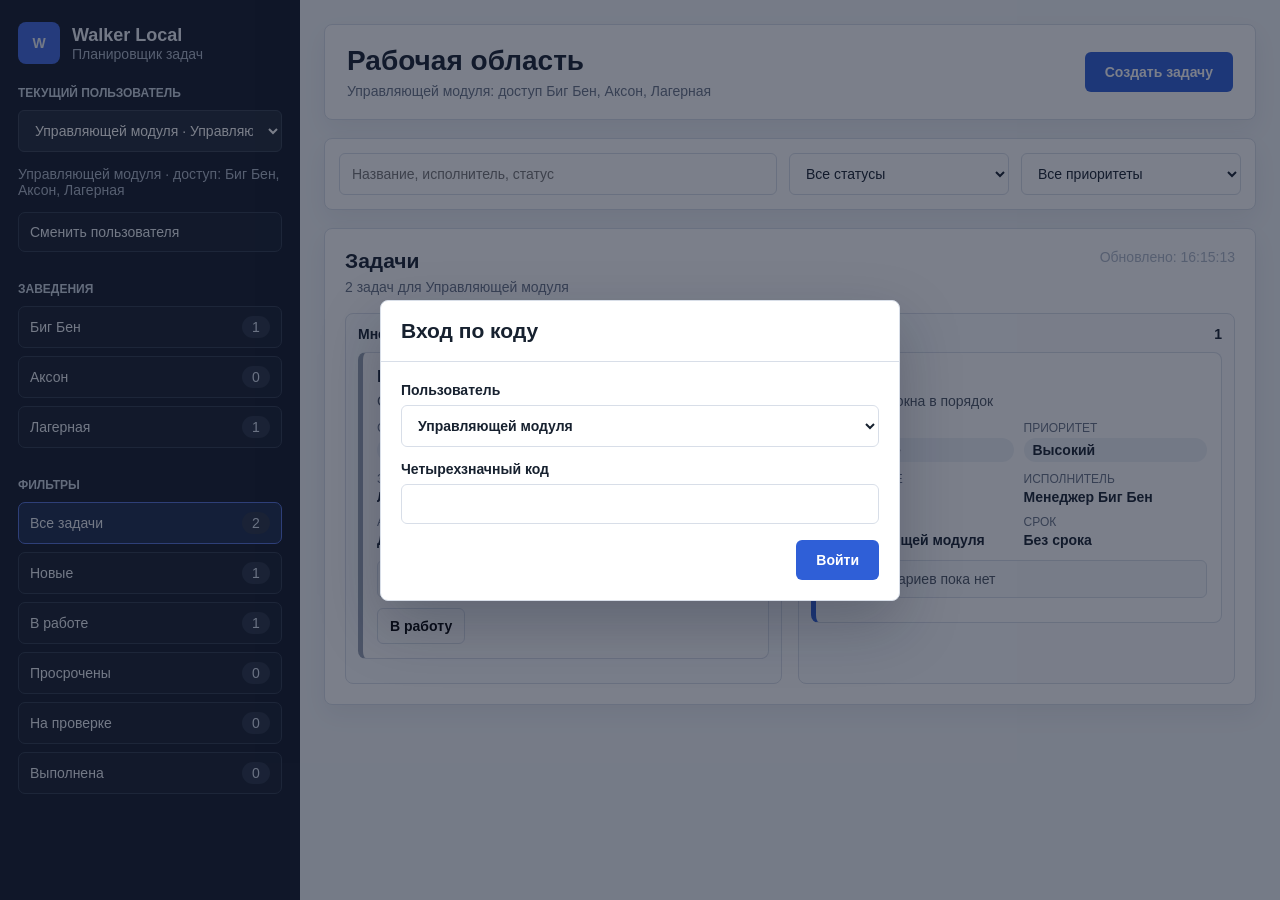
<file: index.html>
<!doctype html>
<html lang="ru">
<head>
  <meta charset="utf-8">
  <meta name="viewport" content="width=device-width, initial-scale=1">
  <title>Walker Local Demo</title>
  <style>
    :root {
      --bg: #f3f6f9;
      --panel: #ffffff;
      --line: #d8dee8;
      --text: #17212f;
      --muted: #687386;
      --nav: #111827;
      --accent: #2f5fd7;
      --danger: #c93535;
      --success: #18794e;
      --warning: #d97706;
    }

    * { box-sizing: border-box; }
    body {
      margin: 0;
      background: var(--bg);
      color: var(--text);
      font-family: Arial, Helvetica, sans-serif;
      font-size: 14px;
    }
    button, input, select, textarea { font: inherit; }
    button { cursor: pointer; }

    .app {
      display: grid;
      grid-template-columns: 300px minmax(760px, 1fr);
      min-height: 100vh;
    }
    .sidebar {
      background: var(--nav);
      color: #eef2f7;
      padding: 22px 18px;
      display: flex;
      flex-direction: column;
      gap: 22px;
    }
    .brand { display: flex; align-items: center; gap: 12px; }
    .mark {
      width: 42px; height: 42px; border-radius: 8px;
      display: grid; place-items: center;
      background: #4169e1; font-weight: 700;
    }
    .brand strong { display: block; font-size: 18px; }
    .brand span, .hint { color: #aeb8c8; }
    .section h2 {
      margin: 0 0 10px;
      color: #cbd5e1;
      font-size: 12px;
      text-transform: uppercase;
      letter-spacing: 0;
    }
    select, input, textarea {
      width: 100%;
      border: 1px solid var(--line);
      border-radius: 6px;
      background: #fff;
      color: var(--text);
      padding: 11px 12px;
      outline: none;
    }
    .sidebar select {
      background: #1f2937;
      color: #fff;
      border-color: #374151;
    }
    .location, .filter {
      width: 100%;
      display: flex;
      justify-content: space-between;
      align-items: center;
      min-height: 40px;
      padding: 9px 11px;
      margin-bottom: 8px;
      border: 1px solid #2f3a4c;
      border-radius: 7px;
      background: #161e2d;
      color: #eef2f7;
      text-align: left;
    }
    .location.active, .filter.active { border-color: #5572d9; background: #1b2a4b; }
    .badge {
      min-width: 28px;
      padding: 3px 8px;
      border-radius: 999px;
      background: #283244;
      text-align: center;
      color: #dce5f2;
    }

    .main { padding: 24px; }
    .topbar, .toolbar, .board {
      background: var(--panel);
      border: 1px solid var(--line);
      border-radius: 8px;
      margin-bottom: 18px;
      box-shadow: 0 10px 24px rgba(20, 32, 48, .06);
    }
    .topbar {
      padding: 20px 22px;
      display: flex;
      justify-content: space-between;
      align-items: center;
      gap: 16px;
    }
    h1, h2, h3 { margin: 0; }
    .topbar p, .board-subtitle { margin: 6px 0 0; color: var(--muted); }
    .primary {
      border: 0;
      border-radius: 6px;
      background: var(--accent);
      color: #fff;
      padding: 12px 20px;
      font-weight: 700;
    }
    .secondary {
      border: 1px solid var(--line);
      border-radius: 6px;
      background: #fff;
      padding: 9px 12px;
      font-weight: 700;
    }
    .danger-button {
      border-color: #e3b9b9;
      color: #a63b3b;
    }
    .toolbar {
      padding: 14px;
      display: grid;
      grid-template-columns: 1fr 220px 220px;
      gap: 12px;
    }
    .board { padding: 20px; }
    .board-head {
      display: flex;
      justify-content: space-between;
      gap: 16px;
      margin-bottom: 18px;
    }
    .columns {
      display: grid;
      grid-template-columns: 1fr 1fr;
      gap: 16px;
    }
    .column {
      border: 1px solid var(--line);
      border-radius: 8px;
      min-height: 360px;
      padding: 12px;
      background: #fbfcfe;
    }
    .column-title {
      display: flex;
      justify-content: space-between;
      align-items: center;
      margin-bottom: 10px;
      font-weight: 700;
    }
    .task {
      border: 1px solid var(--line);
      border-left: 5px solid #98a2b3;
      border-radius: 8px;
      background: #fff;
      padding: 14px;
      margin-bottom: 12px;
    }
    .task.status-work { border-left-color: var(--accent); }
    .task.status-done { border-left-color: var(--success); background: #f1fbf6; }
    .task.status-overdue { border-left-color: var(--danger); background: #fff5f5; }
    .task.priority-critical { box-shadow: inset 0 0 0 2px rgba(217,119,6,.22); }
    .task h3 { font-size: 17px; margin-bottom: 6px; }
    .task p { margin: 0 0 12px; color: #4b5563; }
    .meta {
      display: grid;
      grid-template-columns: 1fr 1fr;
      gap: 10px;
      margin: 12px 0;
    }
    .meta span { display: block; color: var(--muted); font-size: 12px; text-transform: uppercase; }
    .meta strong { display: block; margin-top: 3px; }
    .pill {
      display: inline-block;
      padding: 4px 9px;
      border-radius: 999px;
      background: #eef2f7;
      font-weight: 700;
    }
    .comment {
      border: 1px solid var(--line);
      border-radius: 6px;
      background: #f8fafc;
      padding: 10px;
      color: #4b5563;
      margin: 10px 0;
    }
    .actions { display: flex; flex-wrap: wrap; gap: 8px; margin-top: 10px; }
    .empty {
      padding: 34px 12px;
      text-align: center;
      color: var(--muted);
    }

    .modal {
      position: fixed;
      inset: 0;
      display: grid;
      place-items: center;
      background: rgba(15, 23, 42, .55);
      padding: 24px;
    }
    .modal.hidden { display: none; }
    .panel {
      width: min(920px, 100%);
      max-height: 92vh;
      overflow: auto;
      border-radius: 8px;
      background: #fff;
      border: 1px solid var(--line);
      box-shadow: 0 24px 60px rgba(15, 23, 42, .25);
    }
    .panel.small { width: min(520px, 100%); }
    .panel-head {
      display: flex;
      justify-content: space-between;
      align-items: center;
      padding: 18px 20px;
      border-bottom: 1px solid var(--line);
    }
    .icon {
      width: 34px; height: 34px;
      border: 1px solid var(--line);
      border-radius: 6px;
      background: #fff;
      font-size: 20px;
    }
    form { padding: 20px; }
    label { display: block; font-weight: 700; margin-bottom: 14px; }
    label span { display: block; margin-bottom: 7px; }
    .grid { display: grid; grid-template-columns: 1fr 1fr; gap: 14px; }
    .error {
      border: 1px solid #e8b9b6;
      border-radius: 6px;
      background: #fff6f5;
      color: #a33d35;
      padding: 10px 12px;
      margin-top: 8px;
    }
    .error.hidden { display: none; }
    .modal-actions {
      display: flex;
      justify-content: flex-end;
      gap: 10px;
      margin-top: 16px;
    }
  </style>
</head>
<body>
  <div class="app">
    <aside class="sidebar">
      <div class="brand">
        <div class="mark">W</div>
        <div><strong>Walker Local</strong><span>Планировщик задач</span></div>
      </div>

      <section class="section">
        <h2>Текущий пользователь</h2>
        <select id="userSelect">
          <option value="1">Генеральный директор · Генеральный директор</option>
          <option value="2">Директор розницы · Директор розницы</option>
          <option value="3">Управляющей модуля · Управляющей модуля</option>
          <option value="4">Менеджер Биг Бен · Менеджер</option>
          <option value="5">Менеджер Аксон · Менеджер</option>
          <option value="6">Менеджер Лагерная · Менеджер</option>
        </select>
        <p id="roleHint" class="hint"></p>
        <button id="openLogin" class="filter" type="button"><span>Сменить пользователя</span></button>
      </section>

      <section class="section">
        <h2>Заведения</h2>
        <div id="locations"></div>
      </section>

      <section class="section">
        <h2>Фильтры</h2>
        <div id="filters"></div>
      </section>
    </aside>

    <main class="main">
      <header class="topbar">
        <div>
          <h1>Рабочая область</h1>
          <p id="subtitle"></p>
        </div>
        <button id="createTask" class="primary" type="button">Создать задачу</button>
      </header>

      <section class="toolbar">
        <input id="search" type="search" placeholder="Название, исполнитель, статус">
        <select id="statusSelect"></select>
        <select id="prioritySelect"></select>
      </section>

      <section class="board">
        <div class="board-head">
          <div>
            <h2>Задачи</h2>
            <p id="summary" class="board-subtitle"></p>
          </div>
          <span id="updated" class="hint"></span>
        </div>
        <div class="columns">
          <div class="column">
            <div class="column-title"><span>Мне поставили</span><span id="assignedCount">0</span></div>
            <div id="assignedTasks"></div>
          </div>
          <div class="column">
            <div class="column-title"><span>Я поставил</span><span id="authoredCount">0</span></div>
            <div id="authoredTasks"></div>
          </div>
        </div>
      </section>
    </main>
  </div>

  <div id="loginModal" class="modal">
    <div class="panel small">
      <div class="panel-head"><h2>Вход по коду</h2></div>
      <form id="loginForm">
        <label><span>Пользователь</span><select id="loginUser">
          <option value="1">Генеральный директор</option>
          <option value="2">Директор розницы</option>
          <option value="3">Управляющей модуля</option>
          <option value="4">Менеджер Биг Бен</option>
          <option value="5">Менеджер Аксон</option>
          <option value="6">Менеджер Лагерная</option>
        </select></label>
        <label><span>Четырехзначный код</span><input id="loginCode" maxlength="4" inputmode="numeric" required></label>
        <div id="loginError" class="error hidden"></div>
        <div class="modal-actions"><button class="primary" type="submit">Войти</button></div>
      </form>
    </div>
  </div>

  <div id="taskModal" class="modal hidden">
    <div class="panel">
      <div class="panel-head">
        <h2>Создать задачу</h2>
        <button id="closeTask" class="icon" type="button">×</button>
      </div>
      <form id="taskForm">
        <label><span>Название</span><input id="title" required></label>
        <label><span>Описание</span><textarea id="description" rows="4"></textarea></label>
        <div class="grid">
          <label id="locationField"><span>Заведение</span><select id="taskLocation"></select></label>
          <label><span>Исполнитель</span><select id="assignee"></select></label>
          <label><span>Приоритет</span><select id="priority"></select></label>
          <label><span>Срок выполнения</span><input id="due" type="datetime-local"></label>
        </div>
        <label><span>Комментарий</span><textarea id="comment" rows="3"></textarea></label>
        <div id="taskError" class="error hidden"></div>
        <div class="modal-actions">
          <button id="cancelTask" class="secondary" type="button">Отмена</button>
          <button class="primary" type="submit">Сохранить</button>
        </div>
      </form>
    </div>
  </div>

  <script>
    const MASTER_CODE = "0000";
    const STATUSES = ["Новая", "В работе", "На проверке", "Выполнена", "Просрочена", "Отменена"];
    const PRIORITIES = ["Низкий", "Обычный", "Высокий", "Критический"];
    const locations = [
      { id: 1, name: "Биг Бен" },
      { id: 2, name: "Аксон" },
      { id: 3, name: "Лагерная" },
      { id: 4, name: "Все заведения", system: true }
    ];
    const users = [
      { id: 1, name: "Генеральный директор", role: "module_director", code: "1500", locationIds: [1,2,3,4] },
      { id: 2, name: "Директор розницы", role: "director", code: "1000", locationIds: [1,2,3,4] },
      { id: 3, name: "Управляющей модуля", role: "owner", code: "2000", locationIds: [1,2,3] },
      { id: 4, name: "Менеджер Биг Бен", role: "manager", code: "2101", locationIds: [1] },
      { id: 5, name: "Менеджер Аксон", role: "manager", code: "2202", locationIds: [2] },
      { id: 6, name: "Менеджер Лагерная", role: "manager", code: "2303", locationIds: [3] }
    ];
    let tasks = JSON.parse(localStorage.getItem("walkerDemoTasks") || "null") || [
      taskSeed("Проверить витрину", "Сверить чистоту и выкладку", 3, 2, 3, "Новая", "Обычный"),
      taskSeed("Окна", "Привести окна в порядок", 1, 3, 4, "В работе", "Высокий"),
      taskSeed("Отчет по смене", "Сдать итоговый комментарий", 4, 1, 2, "На проверке", "Обычный")
    ];
    let currentUserId = 3;
    let selectedLocationId = "";
    let selectedStatus = "";
    let selectedPriority = "";

    const $ = (id) => document.getElementById(id);

    function taskSeed(title, description, locationId, authorId, assigneeId, status, priority) {
      return {
        id: Date.now() + Math.floor(Math.random() * 100000),
        title, description, locationId, authorId, assigneeId, status, priority,
        dueDate: "", completedAt: "", comment: "Комментариев пока нет"
      };
    }
    function save() { localStorage.setItem("walkerDemoTasks", JSON.stringify(tasks)); }
    function user(id) { return users.find((item) => item.id === Number(id)); }
    function getLocation(id) { return locations.find((item) => item.id === Number(id)); }
    function currentUser() { return user(currentUserId); }
    function canSee(task) {
      const me = currentUser();
      return task.assigneeId === me.id || task.authorId === me.id;
    }
    function canAssignTo(author, assignee) {
      if (author.role === "module_director") return assignee.role === "director";
      if (author.role === "director") return assignee.role === "owner";
      if (author.role === "owner") return assignee.role === "manager";
      if (author.role === "manager") return assignee.id === author.id;
      return false;
    }
    function allowedAssignees() {
      const me = currentUser();
      return users.filter((candidate) => canAssignTo(me, candidate));
    }
    function effectiveLocationForAssignee(assigneeId) {
      const me = currentUser();
      const assignee = user(assigneeId);
      if (me.role === "module_director" || me.role === "director") return 4;
      if (assignee.role === "manager") return assignee.locationIds[0];
      return Number($("taskLocation").value || me.locationIds[0]);
    }
    function visibleTasks() {
      const query = $("search").value.trim().toLowerCase();
      return tasks.filter(canSee).filter((task) => {
        if (selectedLocationId && task.locationId !== Number(selectedLocationId)) return false;
        if (selectedStatus && task.status !== selectedStatus) return false;
        if (selectedPriority && task.priority !== selectedPriority) return false;
        const haystack = [task.title, task.description, task.status, task.priority, user(task.assigneeId).name, user(task.authorId).name, getLocation(task.locationId).name].join(" ").toLowerCase();
        return !query || haystack.includes(query);
      });
    }
    function roleText(role) {
      return {
        module_director: "Генеральный директор",
        director: "Директор розницы",
        owner: "Управляющей модуля",
        manager: "Менеджер"
      }[role] || role;
    }

    function init() {
      renderStaticSelects();
      bind();
      renderAll();
      $("loginModal").classList.remove("hidden");
    }
    function bind() {
      $("openLogin").addEventListener("click", () => $("loginModal").classList.remove("hidden"));
      $("loginForm").addEventListener("submit", login);
      $("createTask").addEventListener("click", openTaskModal);
      $("closeTask").addEventListener("click", closeTaskModal);
      $("cancelTask").addEventListener("click", closeTaskModal);
      $("taskForm").addEventListener("submit", createTask);
      $("search").addEventListener("input", renderTasks);
      $("statusSelect").addEventListener("change", (e) => { selectedStatus = e.target.value; syncFilters(); renderTasks(); });
      $("prioritySelect").addEventListener("change", (e) => { selectedPriority = e.target.value; renderTasks(); });
      $("userSelect").addEventListener("change", (e) => {
        currentUserId = Number(e.target.value);
        $("loginUser").value = e.target.value;
        $("loginModal").classList.remove("hidden");
      });
    }
    function renderStaticSelects() {
      $("loginUser").innerHTML = users.map((u) => `<option value="${u.id}">${u.name}</option>`).join("");
      $("userSelect").innerHTML = users.map((u) => `<option value="${u.id}">${u.name} · ${roleText(u.role)}</option>`).join("");
      $("statusSelect").innerHTML = `<option value="">Все статусы</option>` + STATUSES.map((s) => `<option>${s}</option>`).join("");
      $("prioritySelect").innerHTML = `<option value="">Все приоритеты</option>` + PRIORITIES.map((p) => `<option>${p}</option>`).join("");
      $("priority").innerHTML = PRIORITIES.map((p) => `<option ${p === "Обычный" ? "selected" : ""}>${p}</option>`).join("");
    }
    function login(event) {
      event.preventDefault();
      const selected = user($("loginUser").value);
      const code = $("loginCode").value.trim();
      if (code !== selected.code && code !== MASTER_CODE) {
        $("loginError").textContent = "Неверный код пользователя";
        $("loginError").classList.remove("hidden");
        return;
      }
      currentUserId = selected.id;
      selectedLocationId = "";
      $("loginError").classList.add("hidden");
      $("loginCode").value = "";
      $("loginModal").classList.add("hidden");
      renderAll();
    }
    function renderAll() {
      const me = currentUser();
      $("userSelect").value = me.id;
      $("loginUser").value = me.id;
      $("roleHint").textContent = `${me.name} · доступ: ${me.locationIds.map((id) => getLocation(id).name).join(", ")}`;
      $("subtitle").textContent = `${me.name}: доступ ${me.locationIds.filter((id) => id !== 4).map((id) => getLocation(id).name).join(", ") || "Все заведения"}`;
      renderLocations();
      renderFilters();
      renderTasks();
    }
    function renderLocations() {
      const me = currentUser();
      const available = locations.filter((loc) => !loc.system && me.locationIds.includes(loc.id));
      $("locations").innerHTML = available.map((loc) => {
        const count = tasks.filter((task) => canSee(task) && task.locationId === loc.id).length;
        return `<button class="location ${selectedLocationId === String(loc.id) ? "active" : ""}" data-location="${loc.id}" type="button"><span>${loc.name}</span><span class="badge">${count}</span></button>`;
      }).join("");
      $("locations").querySelectorAll("button").forEach((button) => {
        button.addEventListener("click", () => {
          selectedLocationId = selectedLocationId === button.dataset.location ? "" : button.dataset.location;
          renderAll();
        });
      });
    }
    function renderFilters() {
      const list = [
        ["", "Все задачи"],
        ["Новая", "Новые"],
        ["В работе", "В работе"],
        ["Просрочена", "Просрочены"],
        ["На проверке", "На проверке"],
        ["Выполнена", "Выполнена"]
      ];
      const base = tasks.filter(canSee);
      $("filters").innerHTML = list.map(([value, label]) => {
        const count = value ? base.filter((task) => task.status === value).length : base.length;
        return `<button class="filter ${selectedStatus === value ? "active" : ""}" data-status="${value}" type="button"><span>${label}</span><span class="badge">${count}</span></button>`;
      }).join("");
      $("filters").querySelectorAll("button").forEach((button) => {
        button.addEventListener("click", () => {
          selectedStatus = button.dataset.status;
          syncFilters();
          renderTasks();
        });
      });
    }
    function syncFilters() {
      $("statusSelect").value = selectedStatus;
      document.querySelectorAll(".filter").forEach((button) => button.classList.toggle("active", button.dataset.status === selectedStatus));
    }
    function renderTasks() {
      const rows = visibleTasks();
      const assigned = rows.filter((task) => task.assigneeId === currentUserId);
      const authored = rows.filter((task) => task.authorId === currentUserId);
      $("assignedCount").textContent = assigned.length;
      $("authoredCount").textContent = authored.length;
      $("summary").textContent = `${rows.length} задач для ${currentUser().name}`;
      $("updated").textContent = `Обновлено: ${new Date().toLocaleTimeString("ru-RU")}`;
      $("assignedTasks").innerHTML = assigned.length ? assigned.map(renderTask).join("") : `<div class="empty">Нет входящих задач</div>`;
      $("authoredTasks").innerHTML = authored.length ? authored.map(renderTask).join("") : `<div class="empty">Нет задач, которые вы поставили</div>`;
      document.querySelectorAll("[data-action]").forEach((button) => button.addEventListener("click", handleAction));
      renderLocations();
      renderFilters();
    }
    function renderTask(task) {
      const statusClass = task.status === "В работе" ? "status-work" : task.status === "Выполнена" ? "status-done" : task.status === "Просрочена" ? "status-overdue" : "";
      const priorityClass = task.priority === "Критический" ? "priority-critical" : "";
      return `<article class="task ${statusClass} ${priorityClass}">
        <h3>${task.title}</h3>
        <p>${task.description || "Описание не указано"}</p>
        <div class="meta">
          <div><span>Статус</span><strong class="pill">${task.status}</strong></div>
          <div><span>Приоритет</span><strong class="pill">${task.priority}</strong></div>
          <div><span>Заведение</span><strong>${getLocation(task.locationId).name}</strong></div>
          <div><span>Исполнитель</span><strong>${user(task.assigneeId).name}</strong></div>
          <div><span>Автор</span><strong>${user(task.authorId).name}</strong></div>
          <div><span>Срок</span><strong>${task.dueDate || "Без срока"}</strong></div>
        </div>
        <div class="comment">${task.comment || "Комментариев пока нет"}</div>
        <div class="actions">${renderActions(task)}</div>
      </article>`;
    }
    function renderActions(task) {
      const me = currentUser();
      const actions = [];
      if (task.assigneeId === me.id && task.status === "Новая") actions.push(button(task.id, "В работе", "В работу"));
      if (task.assigneeId === me.id && task.status === "В работе") actions.push(button(task.id, "На проверке", "На проверку"));
      if (task.authorId === me.id && task.status === "На проверке") {
        actions.push(button(task.id, "Выполнена", "Задача выполнена"));
        actions.push(button(task.id, "В работе", "Вернуть в работу"));
        actions.push(button(task.id, "Отменена", "Задача отклонена", "danger-button"));
      }
      if (task.authorId === me.id && ["Выполнена", "Отменена"].includes(task.status)) {
        actions.push(`<button class="secondary danger-button" data-action="delete" data-id="${task.id}" type="button">Удалить</button>`);
      }
      return actions.join("");
    }
    function button(id, status, label, extra = "") {
      return `<button class="secondary ${extra}" data-action="status" data-id="${id}" data-status="${status}" type="button">${label}</button>`;
    }
    function handleAction(event) {
      const id = Number(event.currentTarget.dataset.id);
      const task = tasks.find((item) => item.id === id);
      if (event.currentTarget.dataset.action === "delete") {
        tasks = tasks.filter((item) => item.id !== id);
      } else {
        task.status = event.currentTarget.dataset.status;
        task.comment = prompt("Комментарий к задаче", task.comment || "") || task.comment;
      }
      save();
      renderAll();
    }
    function openTaskModal() {
      const me = currentUser();
      $("taskForm").reset();
      $("taskError").classList.add("hidden");
      $("assignee").innerHTML = allowedAssignees().map((u) => `<option value="${u.id}">${u.name} · ${roleText(u.role)}</option>`).join("");
      $("taskLocation").innerHTML = locations.filter((loc) => !loc.system && me.locationIds.includes(loc.id)).map((loc) => `<option value="${loc.id}">${loc.name}</option>`).join("");
      $("locationField").style.display = (me.role === "module_director" || me.role === "director") ? "none" : "block";
      $("taskModal").classList.remove("hidden");
    }
    function closeTaskModal() { $("taskModal").classList.add("hidden"); }
    function createTask(event) {
      event.preventDefault();
      const assigneeId = Number($("assignee").value);
      if (!canAssignTo(currentUser(), user(assigneeId))) {
        $("taskError").textContent = "Недостаточно прав для назначения этому пользователю";
        $("taskError").classList.remove("hidden");
        return;
      }
      tasks.unshift({
        id: Date.now(),
        title: $("title").value.trim(),
        description: $("description").value.trim(),
        locationId: effectiveLocationForAssignee(assigneeId),
        authorId: currentUserId,
        assigneeId,
        priority: $("priority").value,
        status: "Новая",
        dueDate: $("due").value ? new Date($("due").value).toLocaleString("ru-RU") : "",
        completedAt: "",
        comment: $("comment").value.trim()
      });
      save();
      closeTaskModal();
      renderAll();
    }
    init();
  </script>
</body>
</html>
</file>
